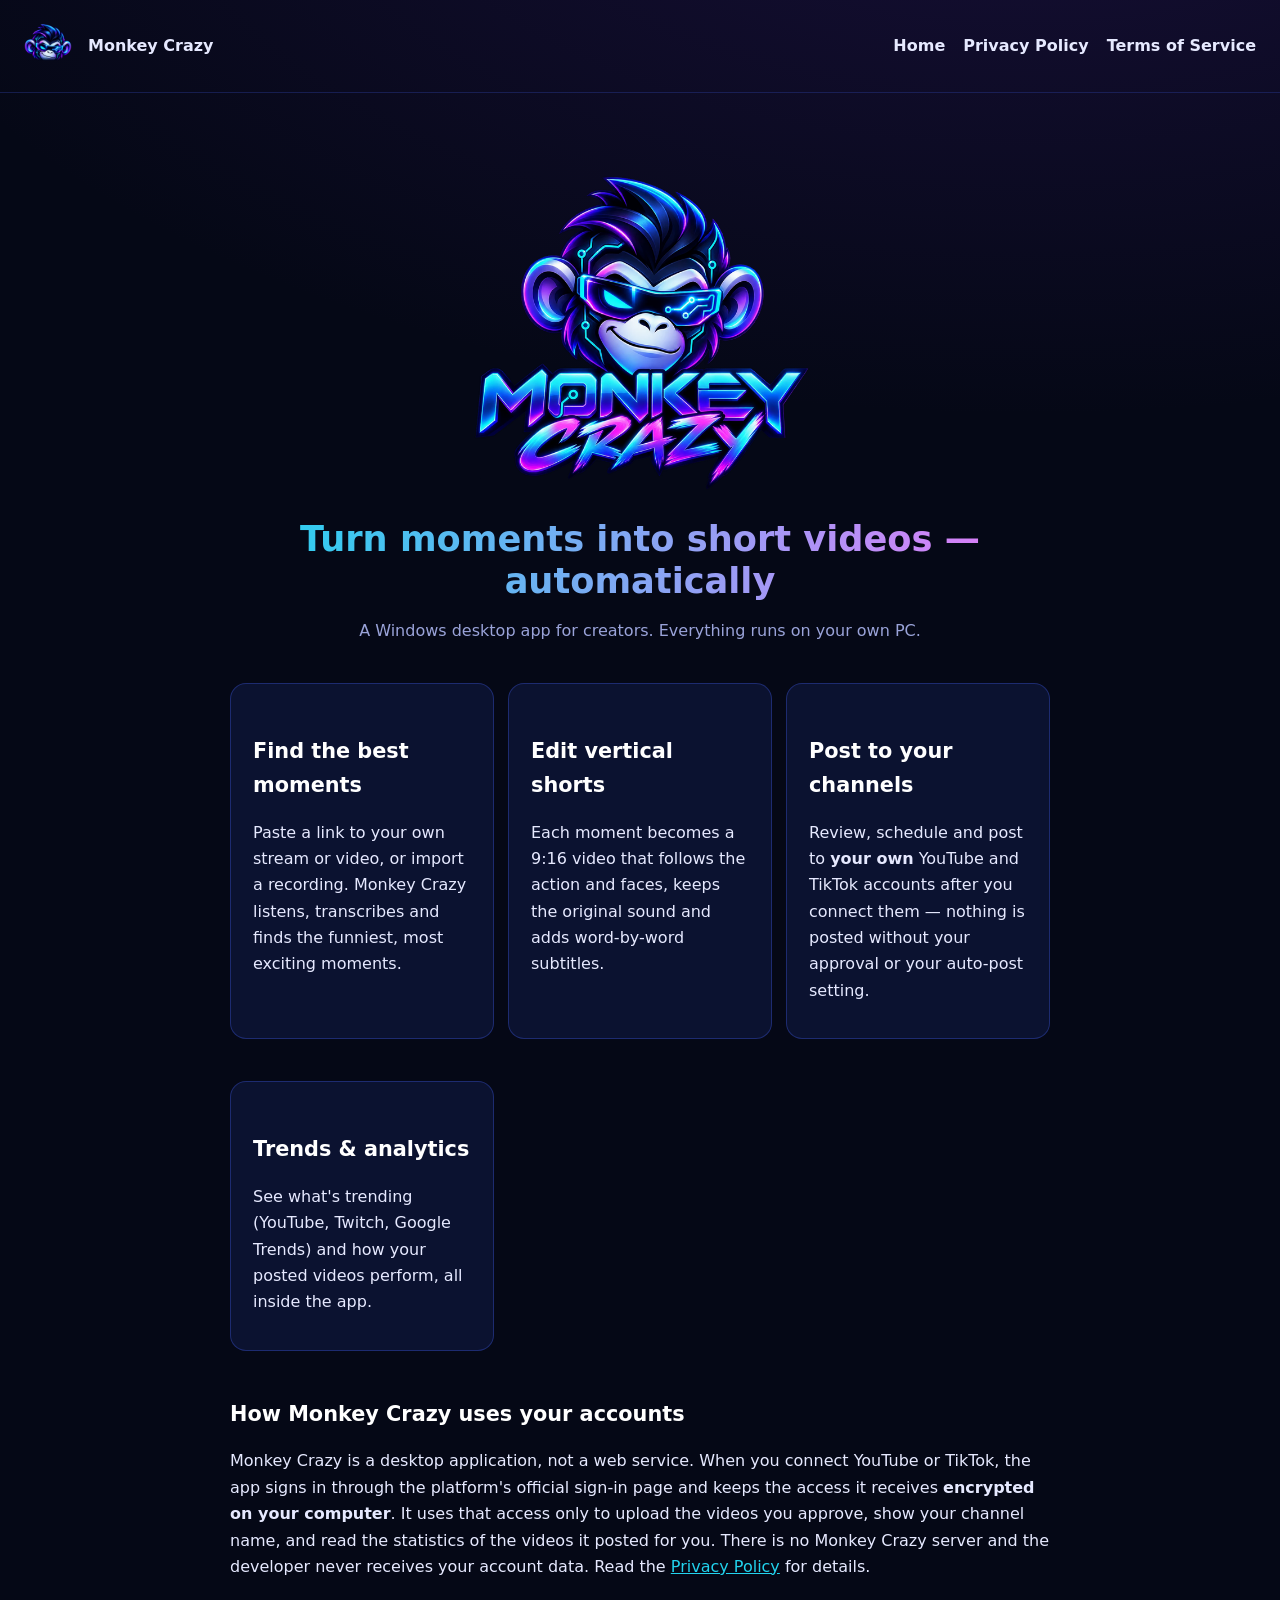
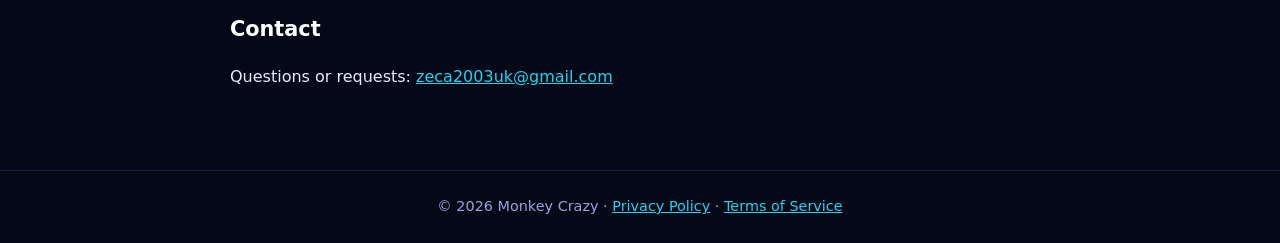
<file: index.html>
<!doctype html>
<html lang="en">
<head>
  <meta charset="utf-8">
  <meta name="viewport" content="width=device-width, initial-scale=1">
  <title>Monkey Crazy — clip, create and post short videos</title>
  <meta name="description" content="Monkey Crazy is a Windows desktop app that finds the best moments in your streams and videos, edits them into vertical shorts with subtitles, and posts them to your own YouTube and TikTok accounts.">
  <link rel="icon" href="icon.png">
  <link rel="stylesheet" href="style.css">
</head>
<body>
  <header>
    <a href="index.html"><img src="icon.png" alt="Monkey Crazy"></a>
    <strong>Monkey Crazy</strong>
    <nav><a href="index.html">Home</a><a href="privacy.html">Privacy Policy</a><a href="terms.html">Terms of Service</a></nav>
  </header>
  <main>
    <section class="hero">
      <img src="logo.png" alt="Monkey Crazy logo">
      <h1>Turn moments into short videos — automatically</h1>
      <p class="muted">A Windows desktop app for creators. Everything runs on your own PC.</p>
    </section>

    <div class="grid">
      <div class="card"><h2>Find the best moments</h2><p>Paste a link to your own stream or video, or import a recording. Monkey Crazy listens, transcribes and finds the funniest, most exciting moments.</p></div>
      <div class="card"><h2>Edit vertical shorts</h2><p>Each moment becomes a 9:16 video that follows the action and faces, keeps the original sound and adds word-by-word subtitles.</p></div>
      <div class="card"><h2>Post to your channels</h2><p>Review, schedule and post to <strong>your own</strong> YouTube and TikTok accounts after you connect them — nothing is posted without your approval or your auto-post setting.</p></div>
      <div class="card"><h2>Trends &amp; analytics</h2><p>See what's trending (YouTube, Twitch, Google Trends) and how your posted videos perform, all inside the app.</p></div>
    </div>

    <h2>How Monkey Crazy uses your accounts</h2>
    <p>Monkey Crazy is a desktop application, not a web service. When you connect YouTube or TikTok, the app signs in through the platform's official sign-in page and keeps the access it receives <strong>encrypted on your computer</strong>. It uses that access only to upload the videos you approve, show your channel name, and read the statistics of the videos it posted for you. There is no Monkey Crazy server and the developer never receives your account data. Read the <a href="privacy.html">Privacy Policy</a> for details.</p>

    <h2>Contact</h2>
    <p>Questions or requests: <a href="mailto:zeca2003uk@gmail.com">zeca2003uk@gmail.com</a></p>
  </main>
  <footer>© 2026 Monkey Crazy · <a href="privacy.html">Privacy Policy</a> · <a href="terms.html">Terms of Service</a></footer>
</body>
</html>
</file>
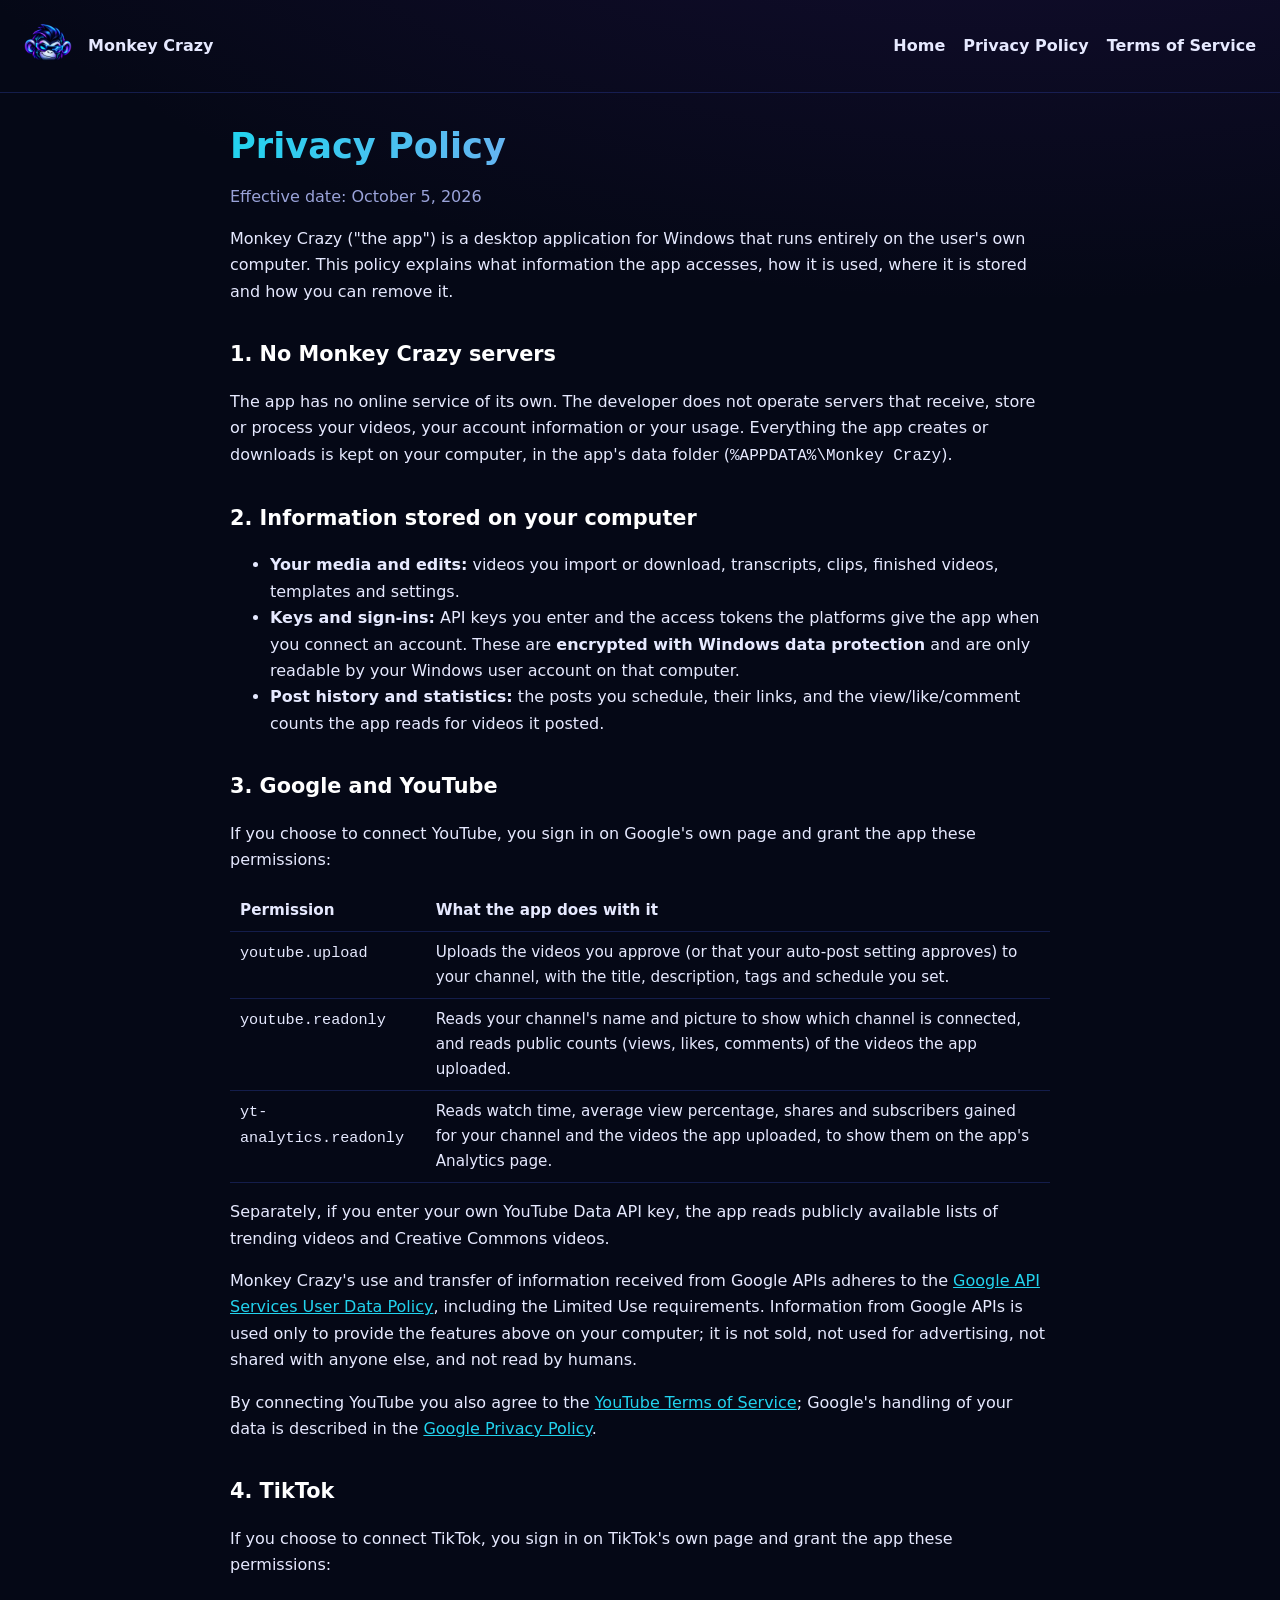
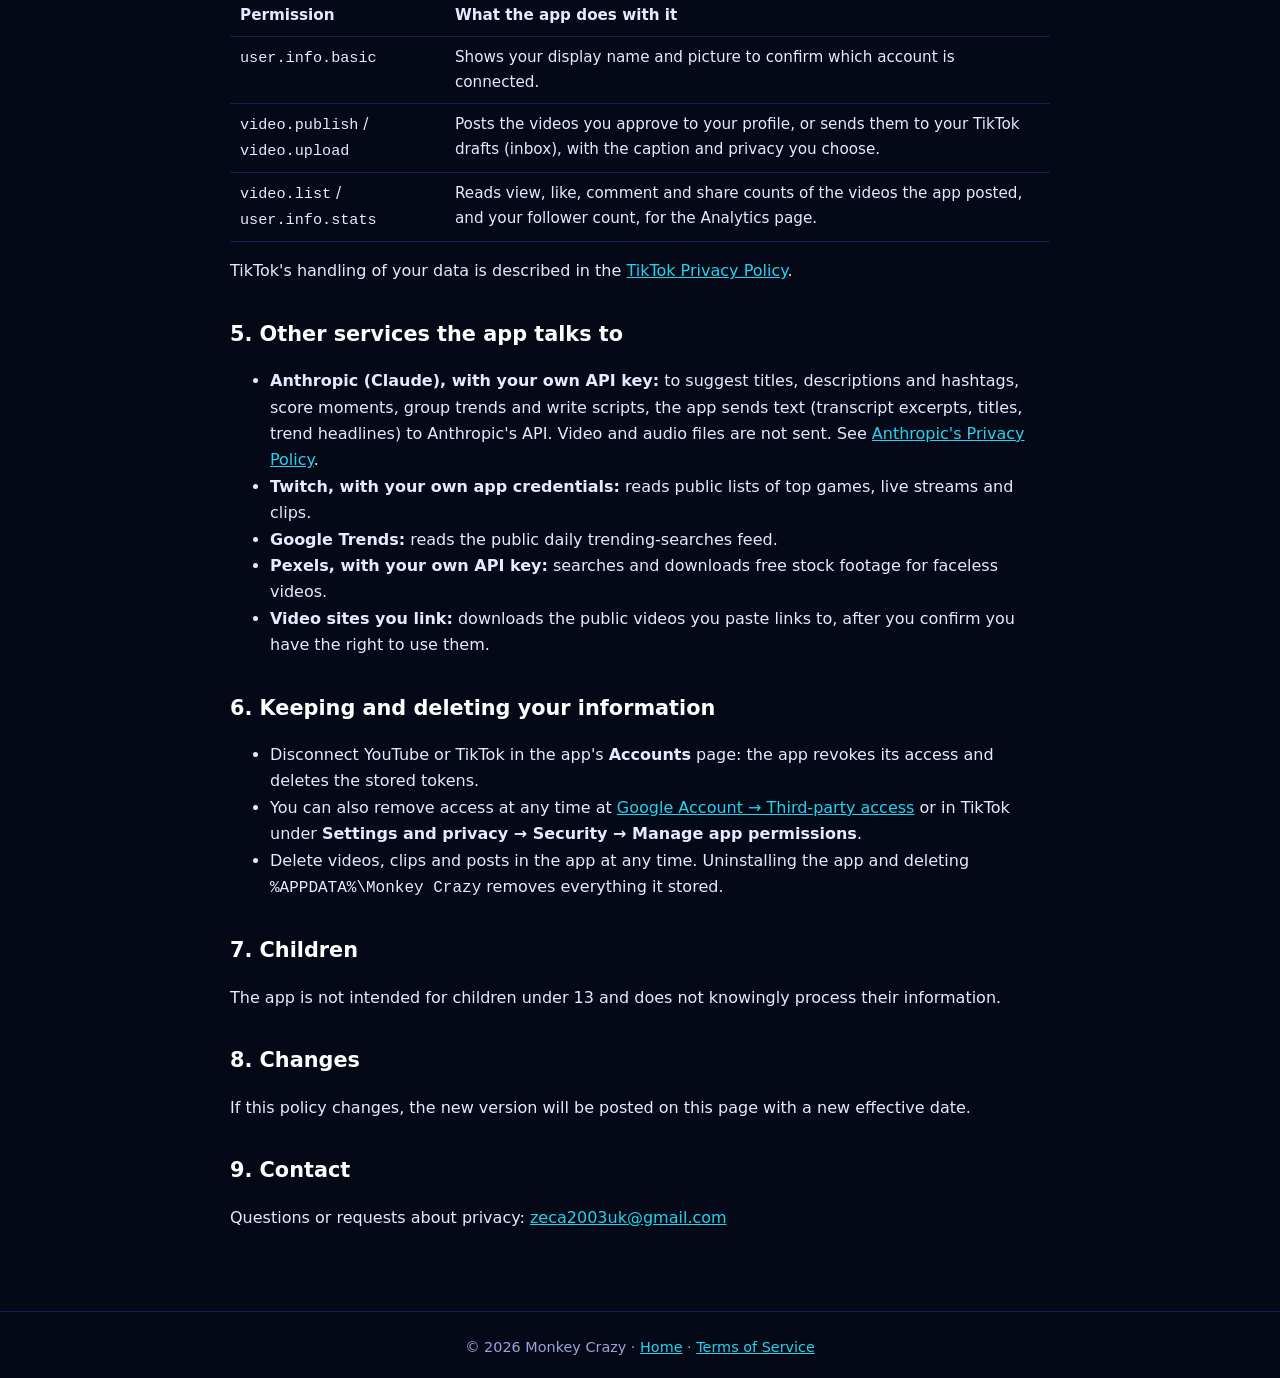
<file: privacy.html>
<!doctype html>
<html lang="en">
<head>
  <meta charset="utf-8">
  <meta name="viewport" content="width=device-width, initial-scale=1">
  <title>Privacy Policy — Monkey Crazy</title>
  <link rel="icon" href="icon.png">
  <link rel="stylesheet" href="style.css">
</head>
<body>
  <header>
    <a href="index.html"><img src="icon.png" alt="Monkey Crazy"></a>
    <strong>Monkey Crazy</strong>
    <nav><a href="index.html">Home</a><a href="privacy.html">Privacy Policy</a><a href="terms.html">Terms of Service</a></nav>
  </header>
  <main>
    <h1>Privacy Policy</h1>
    <p class="muted">Effective date: October 5, 2026</p>

    <p>Monkey Crazy ("the app") is a desktop application for Windows that runs entirely on the user's own computer. This policy explains what information the app accesses, how it is used, where it is stored and how you can remove it.</p>

    <h2>1. No Monkey Crazy servers</h2>
    <p>The app has no online service of its own. The developer does not operate servers that receive, store or process your videos, your account information or your usage. Everything the app creates or downloads is kept on your computer, in the app's data folder (<code>%APPDATA%\Monkey Crazy</code>).</p>

    <h2>2. Information stored on your computer</h2>
    <ul>
      <li><strong>Your media and edits:</strong> videos you import or download, transcripts, clips, finished videos, templates and settings.</li>
      <li><strong>Keys and sign-ins:</strong> API keys you enter and the access tokens the platforms give the app when you connect an account. These are <strong>encrypted with Windows data protection</strong> and are only readable by your Windows user account on that computer.</li>
      <li><strong>Post history and statistics:</strong> the posts you schedule, their links, and the view/like/comment counts the app reads for videos it posted.</li>
    </ul>

    <h2>3. Google and YouTube</h2>
    <p>If you choose to connect YouTube, you sign in on Google's own page and grant the app these permissions:</p>
    <table>
      <tr><th>Permission</th><th>What the app does with it</th></tr>
      <tr><td><code>youtube.upload</code></td><td>Uploads the videos you approve (or that your auto-post setting approves) to your channel, with the title, description, tags and schedule you set.</td></tr>
      <tr><td><code>youtube.readonly</code></td><td>Reads your channel's name and picture to show which channel is connected, and reads public counts (views, likes, comments) of the videos the app uploaded.</td></tr>
      <tr><td><code>yt-analytics.readonly</code></td><td>Reads watch time, average view percentage, shares and subscribers gained for your channel and the videos the app uploaded, to show them on the app's Analytics page.</td></tr>
    </table>
    <p>Separately, if you enter your own YouTube Data API key, the app reads publicly available lists of trending videos and Creative Commons videos.</p>
    <p>Monkey Crazy's use and transfer of information received from Google APIs adheres to the <a href="https://developers.google.com/terms/api-services-user-data-policy">Google API Services User Data Policy</a>, including the Limited Use requirements. Information from Google APIs is used only to provide the features above on your computer; it is not sold, not used for advertising, not shared with anyone else, and not read by humans.</p>
    <p>By connecting YouTube you also agree to the <a href="https://www.youtube.com/t/terms">YouTube Terms of Service</a>; Google's handling of your data is described in the <a href="https://policies.google.com/privacy">Google Privacy Policy</a>.</p>

    <h2>4. TikTok</h2>
    <p>If you choose to connect TikTok, you sign in on TikTok's own page and grant the app these permissions:</p>
    <table>
      <tr><th>Permission</th><th>What the app does with it</th></tr>
      <tr><td><code>user.info.basic</code></td><td>Shows your display name and picture to confirm which account is connected.</td></tr>
      <tr><td><code>video.publish</code> / <code>video.upload</code></td><td>Posts the videos you approve to your profile, or sends them to your TikTok drafts (inbox), with the caption and privacy you choose.</td></tr>
      <tr><td><code>video.list</code> / <code>user.info.stats</code></td><td>Reads view, like, comment and share counts of the videos the app posted, and your follower count, for the Analytics page.</td></tr>
    </table>
    <p>TikTok's handling of your data is described in the <a href="https://www.tiktok.com/legal/privacy-policy">TikTok Privacy Policy</a>.</p>

    <h2>5. Other services the app talks to</h2>
    <ul>
      <li><strong>Anthropic (Claude), with your own API key:</strong> to suggest titles, descriptions and hashtags, score moments, group trends and write scripts, the app sends text (transcript excerpts, titles, trend headlines) to Anthropic's API. Video and audio files are not sent. See <a href="https://www.anthropic.com/legal/privacy">Anthropic's Privacy Policy</a>.</li>
      <li><strong>Twitch, with your own app credentials:</strong> reads public lists of top games, live streams and clips.</li>
      <li><strong>Google Trends:</strong> reads the public daily trending-searches feed.</li>
      <li><strong>Pexels, with your own API key:</strong> searches and downloads free stock footage for faceless videos.</li>
      <li><strong>Video sites you link:</strong> downloads the public videos you paste links to, after you confirm you have the right to use them.</li>
    </ul>

    <h2>6. Keeping and deleting your information</h2>
    <ul>
      <li>Disconnect YouTube or TikTok in the app's <strong>Accounts</strong> page: the app revokes its access and deletes the stored tokens.</li>
      <li>You can also remove access at any time at <a href="https://myaccount.google.com/permissions">Google Account → Third-party access</a> or in TikTok under <strong>Settings and privacy → Security → Manage app permissions</strong>.</li>
      <li>Delete videos, clips and posts in the app at any time. Uninstalling the app and deleting <code>%APPDATA%\Monkey Crazy</code> removes everything it stored.</li>
    </ul>

    <h2>7. Children</h2>
    <p>The app is not intended for children under 13 and does not knowingly process their information.</p>

    <h2>8. Changes</h2>
    <p>If this policy changes, the new version will be posted on this page with a new effective date.</p>

    <h2>9. Contact</h2>
    <p>Questions or requests about privacy: <a href="mailto:zeca2003uk@gmail.com">zeca2003uk@gmail.com</a></p>
  </main>
  <footer>© 2026 Monkey Crazy · <a href="index.html">Home</a> · <a href="terms.html">Terms of Service</a></footer>
</body>
</html>
</file>
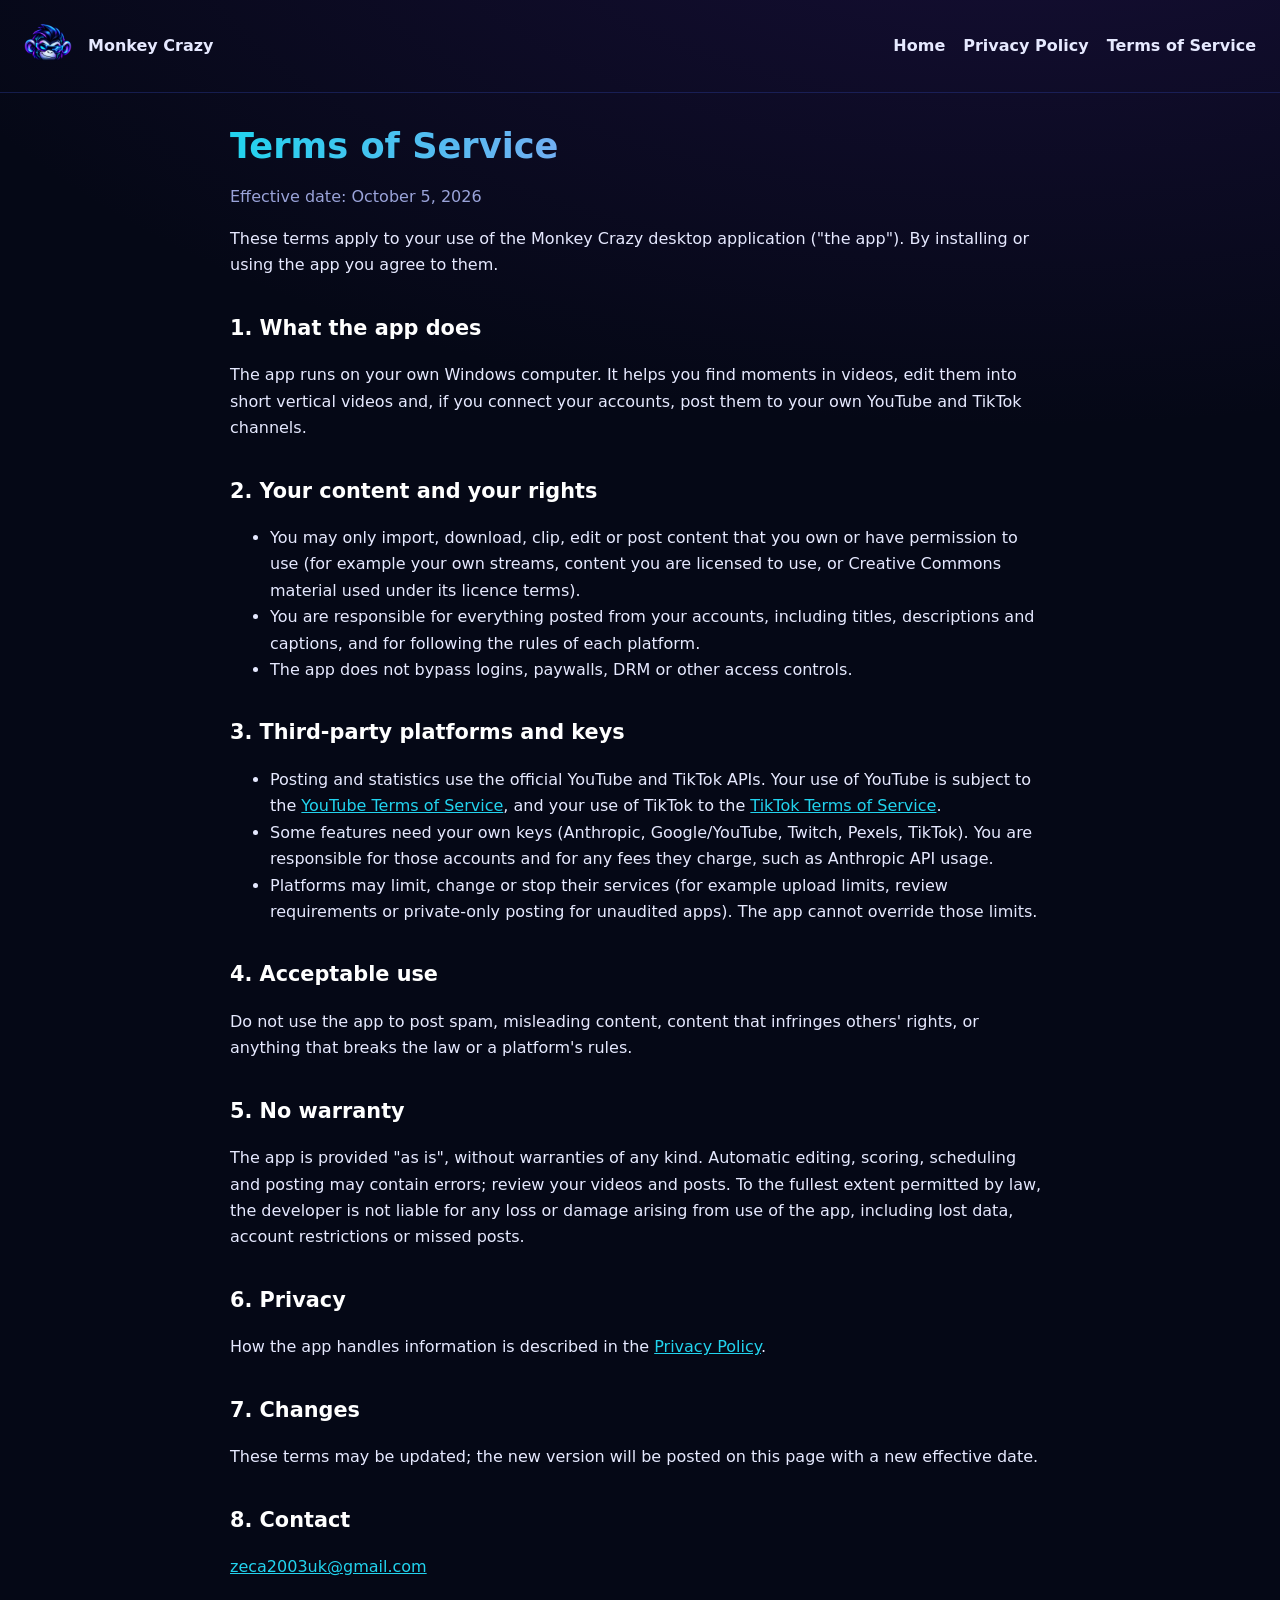
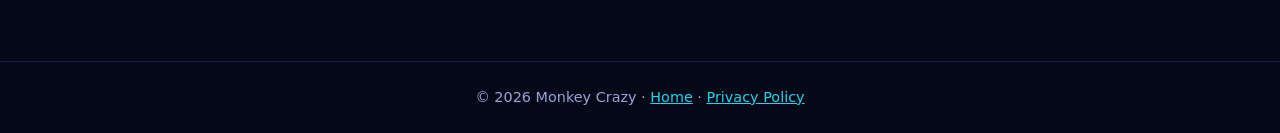
<file: terms.html>
<!doctype html>
<html lang="en">
<head>
  <meta charset="utf-8">
  <meta name="viewport" content="width=device-width, initial-scale=1">
  <title>Terms of Service — Monkey Crazy</title>
  <link rel="icon" href="icon.png">
  <link rel="stylesheet" href="style.css">
</head>
<body>
  <header>
    <a href="index.html"><img src="icon.png" alt="Monkey Crazy"></a>
    <strong>Monkey Crazy</strong>
    <nav><a href="index.html">Home</a><a href="privacy.html">Privacy Policy</a><a href="terms.html">Terms of Service</a></nav>
  </header>
  <main>
    <h1>Terms of Service</h1>
    <p class="muted">Effective date: October 5, 2026</p>

    <p>These terms apply to your use of the Monkey Crazy desktop application ("the app"). By installing or using the app you agree to them.</p>

    <h2>1. What the app does</h2>
    <p>The app runs on your own Windows computer. It helps you find moments in videos, edit them into short vertical videos and, if you connect your accounts, post them to your own YouTube and TikTok channels.</p>

    <h2>2. Your content and your rights</h2>
    <ul>
      <li>You may only import, download, clip, edit or post content that you own or have permission to use (for example your own streams, content you are licensed to use, or Creative Commons material used under its licence terms).</li>
      <li>You are responsible for everything posted from your accounts, including titles, descriptions and captions, and for following the rules of each platform.</li>
      <li>The app does not bypass logins, paywalls, DRM or other access controls.</li>
    </ul>

    <h2>3. Third-party platforms and keys</h2>
    <ul>
      <li>Posting and statistics use the official YouTube and TikTok APIs. Your use of YouTube is subject to the <a href="https://www.youtube.com/t/terms">YouTube Terms of Service</a>, and your use of TikTok to the <a href="https://www.tiktok.com/legal/terms-of-service">TikTok Terms of Service</a>.</li>
      <li>Some features need your own keys (Anthropic, Google/YouTube, Twitch, Pexels, TikTok). You are responsible for those accounts and for any fees they charge, such as Anthropic API usage.</li>
      <li>Platforms may limit, change or stop their services (for example upload limits, review requirements or private-only posting for unaudited apps). The app cannot override those limits.</li>
    </ul>

    <h2>4. Acceptable use</h2>
    <p>Do not use the app to post spam, misleading content, content that infringes others' rights, or anything that breaks the law or a platform's rules.</p>

    <h2>5. No warranty</h2>
    <p>The app is provided "as is", without warranties of any kind. Automatic editing, scoring, scheduling and posting may contain errors; review your videos and posts. To the fullest extent permitted by law, the developer is not liable for any loss or damage arising from use of the app, including lost data, account restrictions or missed posts.</p>

    <h2>6. Privacy</h2>
    <p>How the app handles information is described in the <a href="privacy.html">Privacy Policy</a>.</p>

    <h2>7. Changes</h2>
    <p>These terms may be updated; the new version will be posted on this page with a new effective date.</p>

    <h2>8. Contact</h2>
    <p><a href="mailto:zeca2003uk@gmail.com">zeca2003uk@gmail.com</a></p>
  </main>
  <footer>© 2026 Monkey Crazy · <a href="index.html">Home</a> · <a href="privacy.html">Privacy Policy</a></footer>
</body>
</html>
</file>
<file: style.css>
:root { --bg: #050816; --panel: #0b1230; --line: #2b3d9c; --cyan: #22d3ee; --violet: #8b5cf6; --pink: #e879f9; --text: #e6e9ff; --muted: #9aa3d9; }
* { box-sizing: border-box; }
body { margin: 0; background: radial-gradient(1200px 600px at 80% -10%, #3b1d7a55, transparent), var(--bg); color: var(--text); font: 16px/1.65 "Segoe UI", system-ui, -apple-system, sans-serif; }
a { color: var(--cyan); }
header { display: flex; align-items: center; gap: 16px; padding: 18px 24px; border-bottom: 1px solid #2b3d9c66; }
header img { height: 48px; }
header nav { margin-left: auto; display: flex; gap: 18px; flex-wrap: wrap; }
header nav a { color: var(--text); text-decoration: none; font-weight: 600; }
header nav a:hover { color: var(--cyan); }
main { max-width: 860px; margin: 0 auto; padding: 32px 20px 64px; }
h1 { font-size: 2.2rem; line-height: 1.2; margin: 0 0 8px; background: linear-gradient(90deg, var(--cyan), var(--pink)); -webkit-background-clip: text; background-clip: text; color: transparent; }
h2 { margin-top: 2rem; color: #fff; font-size: 1.3rem; }
.muted { color: var(--muted); }
.card { background: var(--panel); border: 1px solid #2b3d9c99; border-radius: 16px; padding: 18px 22px; margin: 14px 0; }
.grid { display: grid; grid-template-columns: repeat(auto-fit, minmax(230px, 1fr)); gap: 14px; }
.hero { text-align: center; padding: 24px 0 8px; }
.hero img { width: min(360px, 80%); }
table { width: 100%; border-collapse: collapse; margin: 10px 0; font-size: .95rem; }
th, td { text-align: left; padding: 8px 10px; border-bottom: 1px solid #2b3d9c66; vertical-align: top; }
footer { text-align: center; color: var(--muted); padding: 24px; border-top: 1px solid #2b3d9c66; font-size: .9rem; }
@media (max-width: 600px) { header { flex-wrap: wrap; } header nav { margin-left: 0; } h1 { font-size: 1.7rem; } }
</file>
